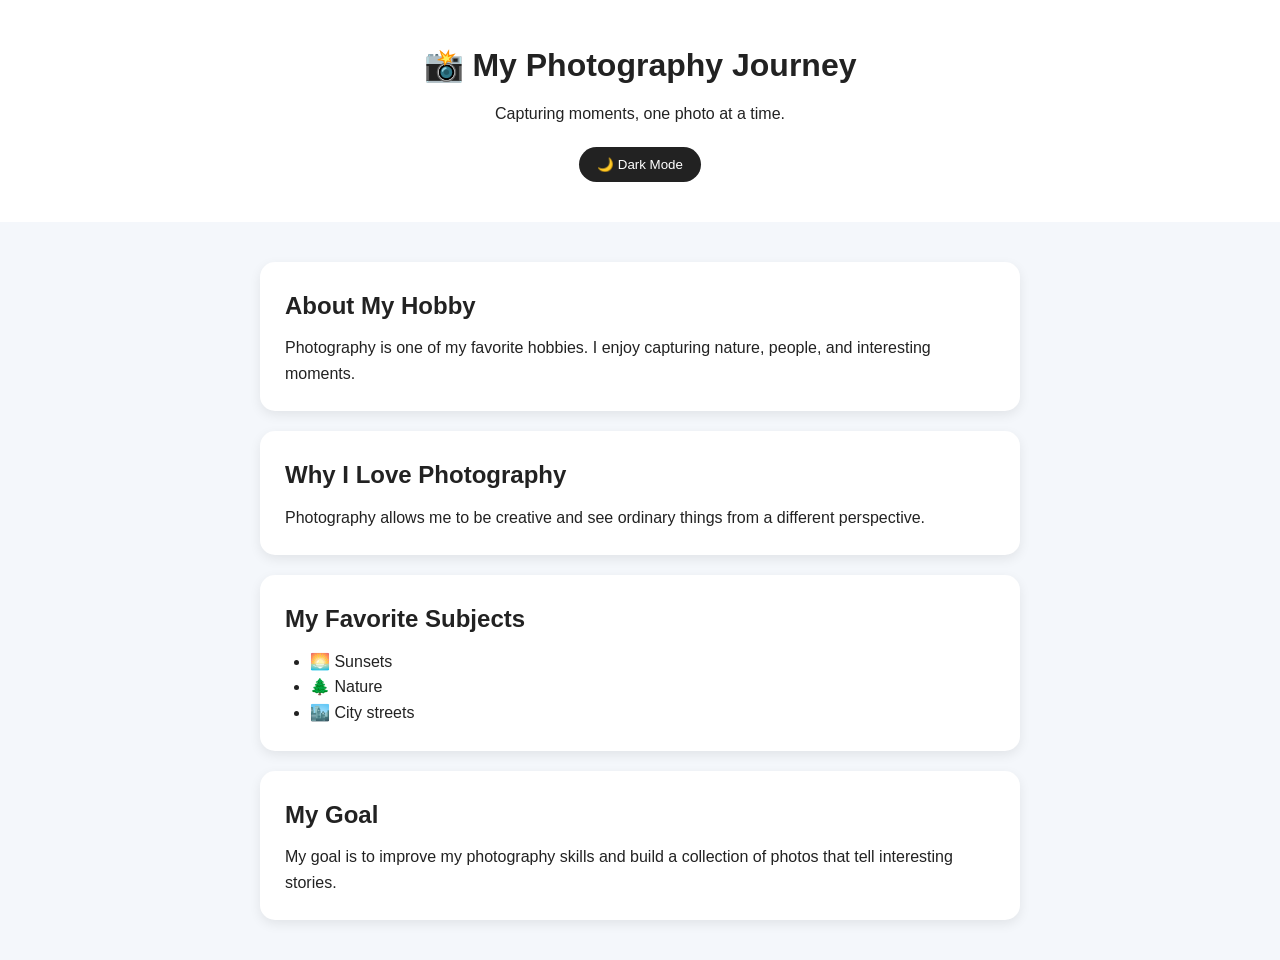
<file: index.html>
<!DOCTYPE html>
<html lang="en">

<head>
  <meta charset="UTF-8">
  <meta name="viewport" content="width=device-width, initial-scale=1.0">

  <title>My Photography Journey</title>

  <link rel="stylesheet" href="style.css">
</head>

<body>

  <!-- Header -->
  <header>
    <h1>📸 My Photography Journey</h1>

    <p>Capturing moments, one photo at a time.</p>

    <button id="themeToggle">🌙 Dark Mode</button>
  </header>


  <!-- Main content -->
  <main>

    <!-- Section 1 -->
    <section>
      <h2>About My Hobby</h2>

      <p>
        Photography is one of my favorite hobbies.
        I enjoy capturing nature, people, and interesting moments.
      </p>
    </section>


    <!-- Section 2 -->
    <section>
      <h2>Why I Love Photography</h2>

      <p>
        Photography allows me to be creative and see
        ordinary things from a different perspective.
      </p>
    </section>


    <!-- Section 3 -->
    <section>
      <h2>My Favorite Subjects</h2>

      <ul>
        <li>🌅 Sunsets</li>
        <li>🌲 Nature</li>
        <li>🏙️ City streets</li>
      </ul>
    </section>


    <!-- Section 4 -->
    <section>
      <h2>My Goal</h2>

      <p>
        My goal is to improve my photography skills
        and build a collection of photos that tell
        interesting stories.
      </p>
    </section>

  </main>


  <!-- Dark mode JavaScript -->
  <script>

    const button = document.getElementById("themeToggle");

    button.addEventListener("click", () => {

      document.body.classList.toggle("dark");

      if (document.body.classList.contains("dark")) {
        button.textContent = "☀️ Light Mode";
      } else {
        button.textContent = "🌙 Dark Mode";
      }

    });

  </script>

</body>
</html>
</file>
<file: style.css>
/* Basic settings */
* {
  box-sizing: border-box;
  margin: 0;
  padding: 0;
}


/* Whole page */
body {
  font-family: Arial, sans-serif;
  background: #f4f7fb;
  color: #222;
  line-height: 1.6;
  transition: 0.3s;
}


/* Header */
header {
  text-align: center;
  padding: 40px 20px;
  background: white;
}

header h1 {
  margin-bottom: 10px;
}

header p {
  margin-bottom: 20px;
}


/* Dark mode button */
button {
  padding: 10px 18px;
  border: none;
  border-radius: 20px;
  background: #222;
  color: white;
  cursor: pointer;
}


/* Main content */
main {
  max-width: 800px;
  margin: auto;
  padding: 20px;
}


/* Four sections */
section {
  background: white;
  padding: 25px;
  margin: 20px 0;
  border-radius: 15px;

  box-shadow: 0 4px 12px rgba(0, 0, 0, 0.08);
}


/* Section headings */
section h2 {
  margin-bottom: 10px;
}


/* List */
ul {
  padding-left: 25px;
}


/* ================= */
/* DARK MODE */
/* ================= */

body.dark {
  background: #121212;
  color: #eeeeee;
}

body.dark header,
body.dark section {
  background: #1e1e1e;
}

body.dark button {
  background: #eeeeee;
  color: #222222;
}


/* ================= */
/* MOBILE */
/* ================= */

@media (max-width: 600px) {

  header h1 {
    font-size: 28px;
  }

  section {
    padding: 20px;
  }

}
</file>
